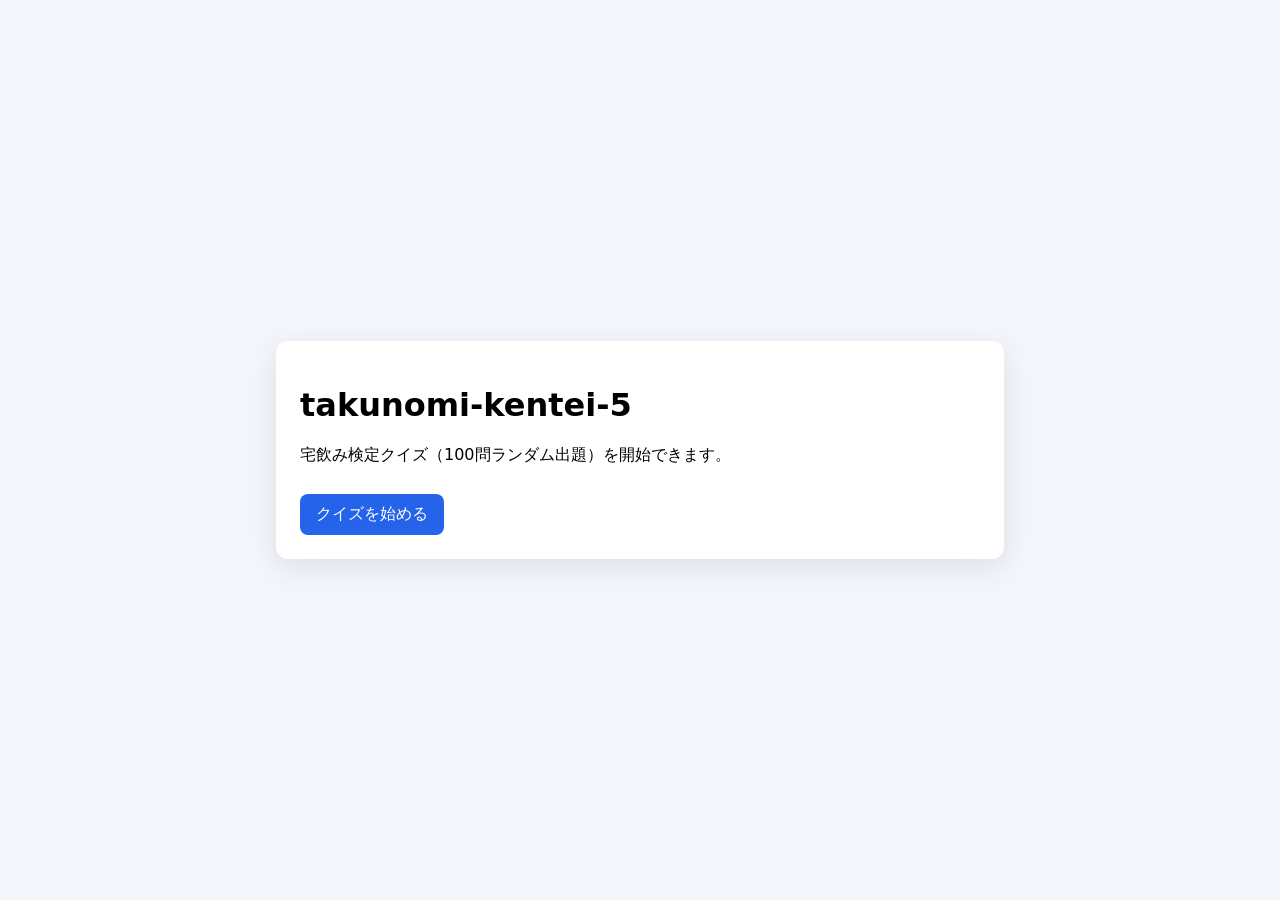
<file: index.html>
<!doctype html>
<html lang="ja">
<head>
  <meta charset="UTF-8" />
  <meta name="viewport" content="width=device-width, initial-scale=1.0" />
  <title>takunomi-kentei-5</title>
  <style>
    body { font-family: system-ui, -apple-system, sans-serif; margin: 0; min-height: 100vh; display: grid; place-items: center; background:#f4f6fb; }
    .card { background:#fff; border-radius:12px; padding:24px; box-shadow:0 8px 30px rgba(15,23,42,.1); width:min(680px,92vw); }
    a { display:inline-block; margin-top:12px; text-decoration:none; background:#2563eb; color:#fff; padding:10px 16px; border-radius:8px; }
  </style>
</head>
<body>
  <main class="card">
    <h1>takunomi-kentei-5</h1>
    <p>宅飲み検定クイズ（100問ランダム出題）を開始できます。</p>
    <a href="quiz.html">クイズを始める</a>
  </main>
</body>
</html>
</file>
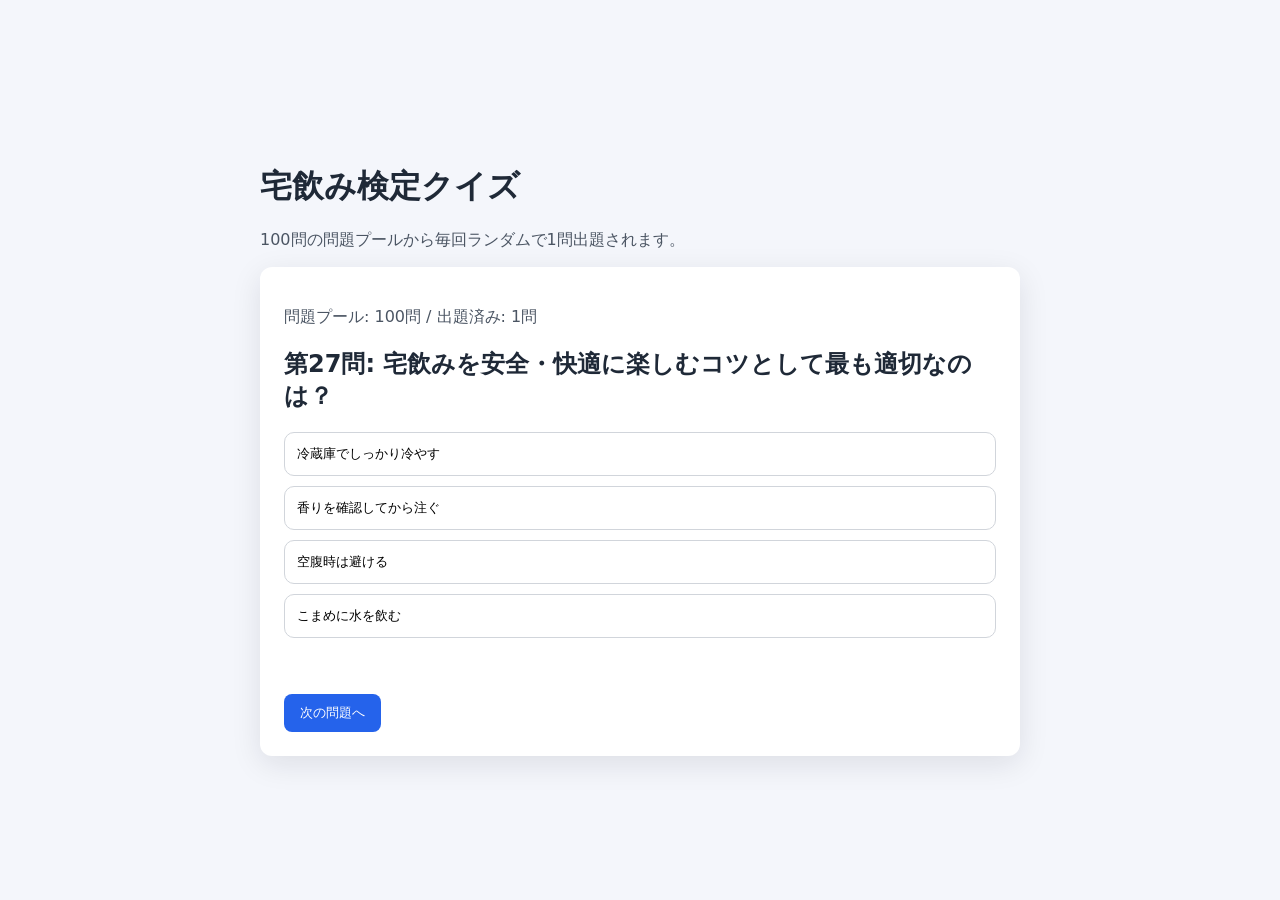
<file: quiz.html>
<!doctype html>
<html lang="ja">
<head>
  <meta charset="UTF-8" />
  <meta name="viewport" content="width=device-width, initial-scale=1.0" />
  <title>宅飲み検定クイズ</title>
  <link rel="stylesheet" href="styles.css" />
</head>
<body>
  <main class="container">
    <h1>宅飲み検定クイズ</h1>
    <p class="lead">100問の問題プールから毎回ランダムで1問出題されます。</p>

    <section class="card">
      <p id="meta" class="meta"></p>
      <h2 id="question">読み込み中...</h2>
      <div id="choices" class="choices"></div>
      <p id="result" class="result"></p>
      <div class="actions">
        <button id="nextBtn" type="button">次の問題へ</button>
      </div>
    </section>
  </main>

  <script src="app.js"></script>
</body>
</html>
</file>
<file: styles.css>
:root {
  color-scheme: light dark;
  font-family: system-ui, -apple-system, sans-serif;
}

body {
  margin: 0;
  min-height: 100vh;
  display: grid;
  place-items: center;
  background: #f4f6fb;
  color: #1f2937;
}

.container {
  width: min(760px, 92vw);
}

.card {
  background: #fff;
  border-radius: 12px;
  padding: 24px;
  box-shadow: 0 8px 30px rgba(15, 23, 42, 0.1);
}

.lead, .meta {
  color: #4b5563;
}

.choices {
  display: grid;
  gap: 10px;
  margin-top: 20px;
}

.choice {
  border: 1px solid #d1d5db;
  border-radius: 10px;
  padding: 12px;
  text-align: left;
  background: #fff;
  cursor: pointer;
}

.choice:hover {
  background: #f8fafc;
}

.choice.correct {
  border-color: #16a34a;
  background: #dcfce7;
}

.choice.wrong {
  border-color: #dc2626;
  background: #fee2e2;
}

.result {
  min-height: 1.5em;
  font-weight: 600;
}

.actions {
  margin-top: 16px;
}

#nextBtn {
  border: none;
  border-radius: 8px;
  padding: 10px 16px;
  background: #2563eb;
  color: #fff;
  cursor: pointer;
}
</file>
